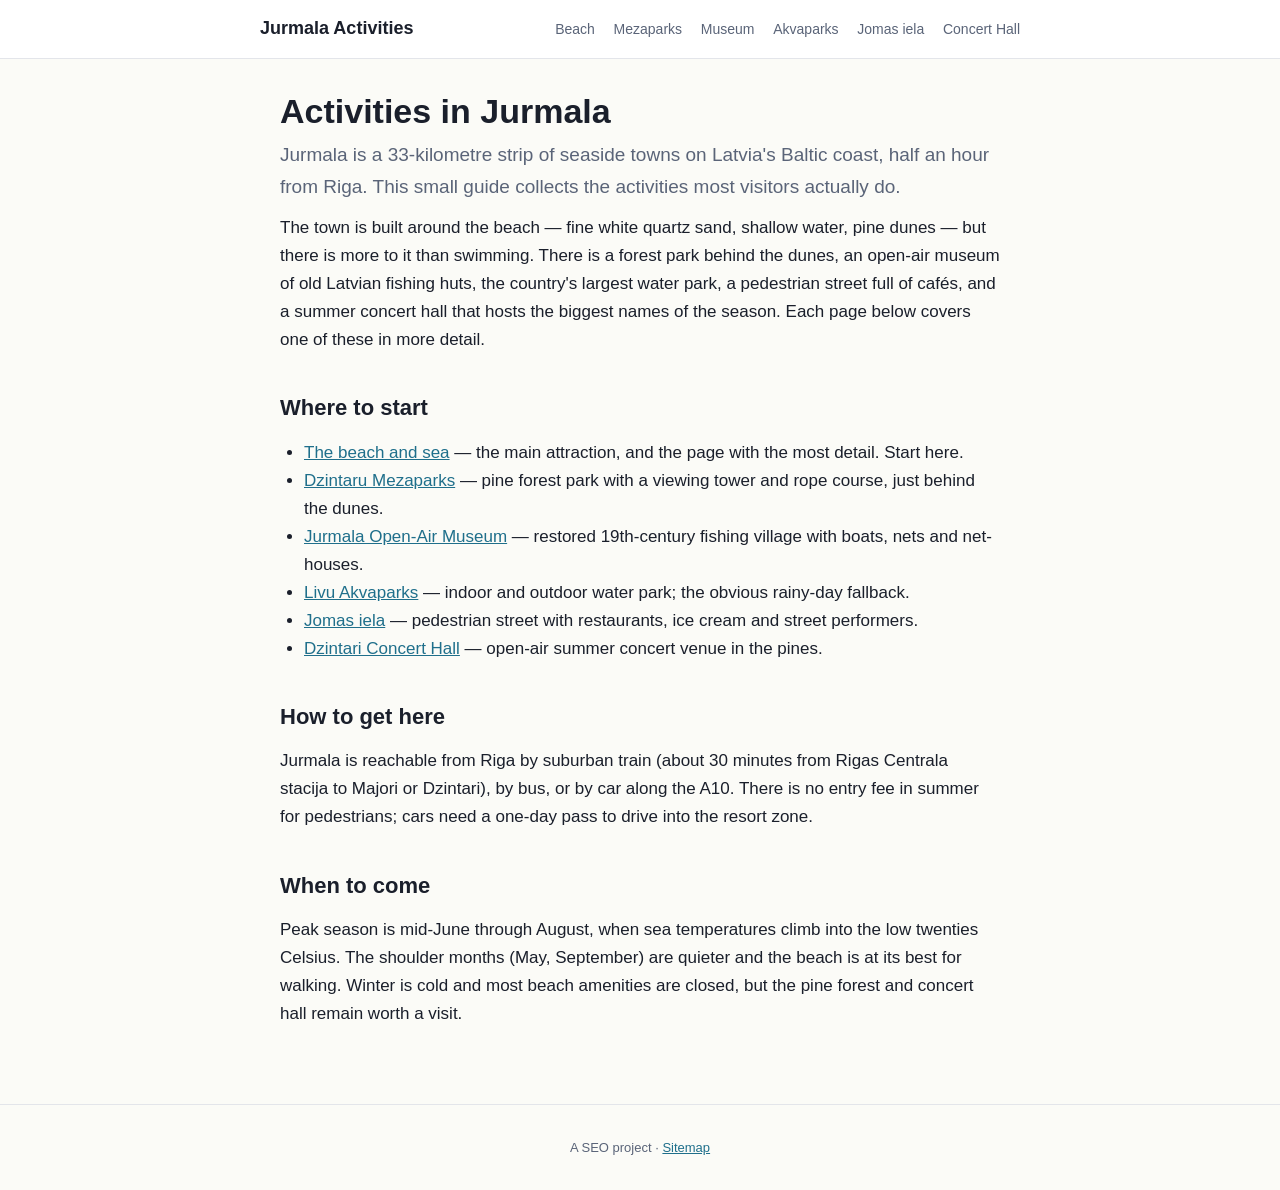
<file: index.html>
<!DOCTYPE html>
<html lang="en">
<head>
<meta charset="utf-8">
<meta name="viewport" content="width=device-width, initial-scale=1">
<title>Activities in Jurmala — A Visitor's Guide to the Latvian Riviera</title>
<meta name="description" content="A short guide to activities in Jurmala, Latvia: the Baltic Sea beach, Dzintaru Mezaparks, the Open-Air Museum, Livu Akvaparks, Jomas iela and Dzintari Concert Hall.">
<link rel="canonical" href="https://emilslec.github.io/jurmala-activities/">
<meta property="og:title" content="Activities in Jurmala — A Visitor's Guide">
<meta property="og:description" content="What to do in Jurmala: beach, parks, museum, water park, concerts and the famous Jomas iela.">
<meta property="og:type" content="website">
<meta property="og:url" content="https://emilslec.github.io/jurmala-activities/">
<link rel="stylesheet" href="css/style.css">
</head>
<body>
<header class="site">
  <div class="inner">
    <a class="brand" href="index.html">Jurmala Activities</a>
    <nav>
      <a href="sea.html">Beach</a>
      <a href="dzintaru-mezaparks.html">Mezaparks</a>
      <a href="brivdabas-muzejs.html">Museum</a>
      <a href="livu-akvaparks.html">Akvaparks</a>
      <a href="jomas-iela.html">Jomas iela</a>
      <a href="dzintaru-koncertzale.html">Concert Hall</a>
    </nav>
  </div>
</header>

<main>
  <h1>Activities in Jurmala</h1>
  <p class="lead">Jurmala is a 33-kilometre strip of seaside towns on Latvia's Baltic coast, half an hour from Riga. This small guide collects the activities most visitors actually do.</p>

  <p>The town is built around the beach — fine white quartz sand, shallow water, pine dunes — but there is more to it than swimming. There is a forest park behind the dunes, an open-air museum of old Latvian fishing huts, the country's largest water park, a pedestrian street full of cafés, and a summer concert hall that hosts the biggest names of the season. Each page below covers one of these in more detail.</p>

  <h2>Where to start</h2>
  <ul>
    <li><a href="sea.html">The beach and sea</a> — the main attraction, and the page with the most detail. Start here.</li>
    <li><a href="dzintaru-mezaparks.html">Dzintaru Mezaparks</a> — pine forest park with a viewing tower and rope course, just behind the dunes.</li>
    <li><a href="brivdabas-muzejs.html">Jurmala Open-Air Museum</a> — restored 19th-century fishing village with boats, nets and net-houses.</li>
    <li><a href="livu-akvaparks.html">Livu Akvaparks</a> — indoor and outdoor water park; the obvious rainy-day fallback.</li>
    <li><a href="jomas-iela.html">Jomas iela</a> — pedestrian street with restaurants, ice cream and street performers.</li>
    <li><a href="dzintaru-koncertzale.html">Dzintari Concert Hall</a> — open-air summer concert venue in the pines.</li>
  </ul>

  <h2>How to get here</h2>
  <p>Jurmala is reachable from Riga by suburban train (about 30 minutes from Rigas Centrala stacija to Majori or Dzintari), by bus, or by car along the A10. There is no entry fee in summer for pedestrians; cars need a one-day pass to drive into the resort zone.</p>

  <h2>When to come</h2>
  <p>Peak season is mid-June through August, when sea temperatures climb into the low twenties Celsius. The shoulder months (May, September) are quieter and the beach is at its best for walking. Winter is cold and most beach amenities are closed, but the pine forest and concert hall remain worth a visit.</p>
</main>

<footer class="site">
  <p>A SEO project · <a href="sitemap.xml">Sitemap</a></p>
</footer>
</body>
</html>
</file>
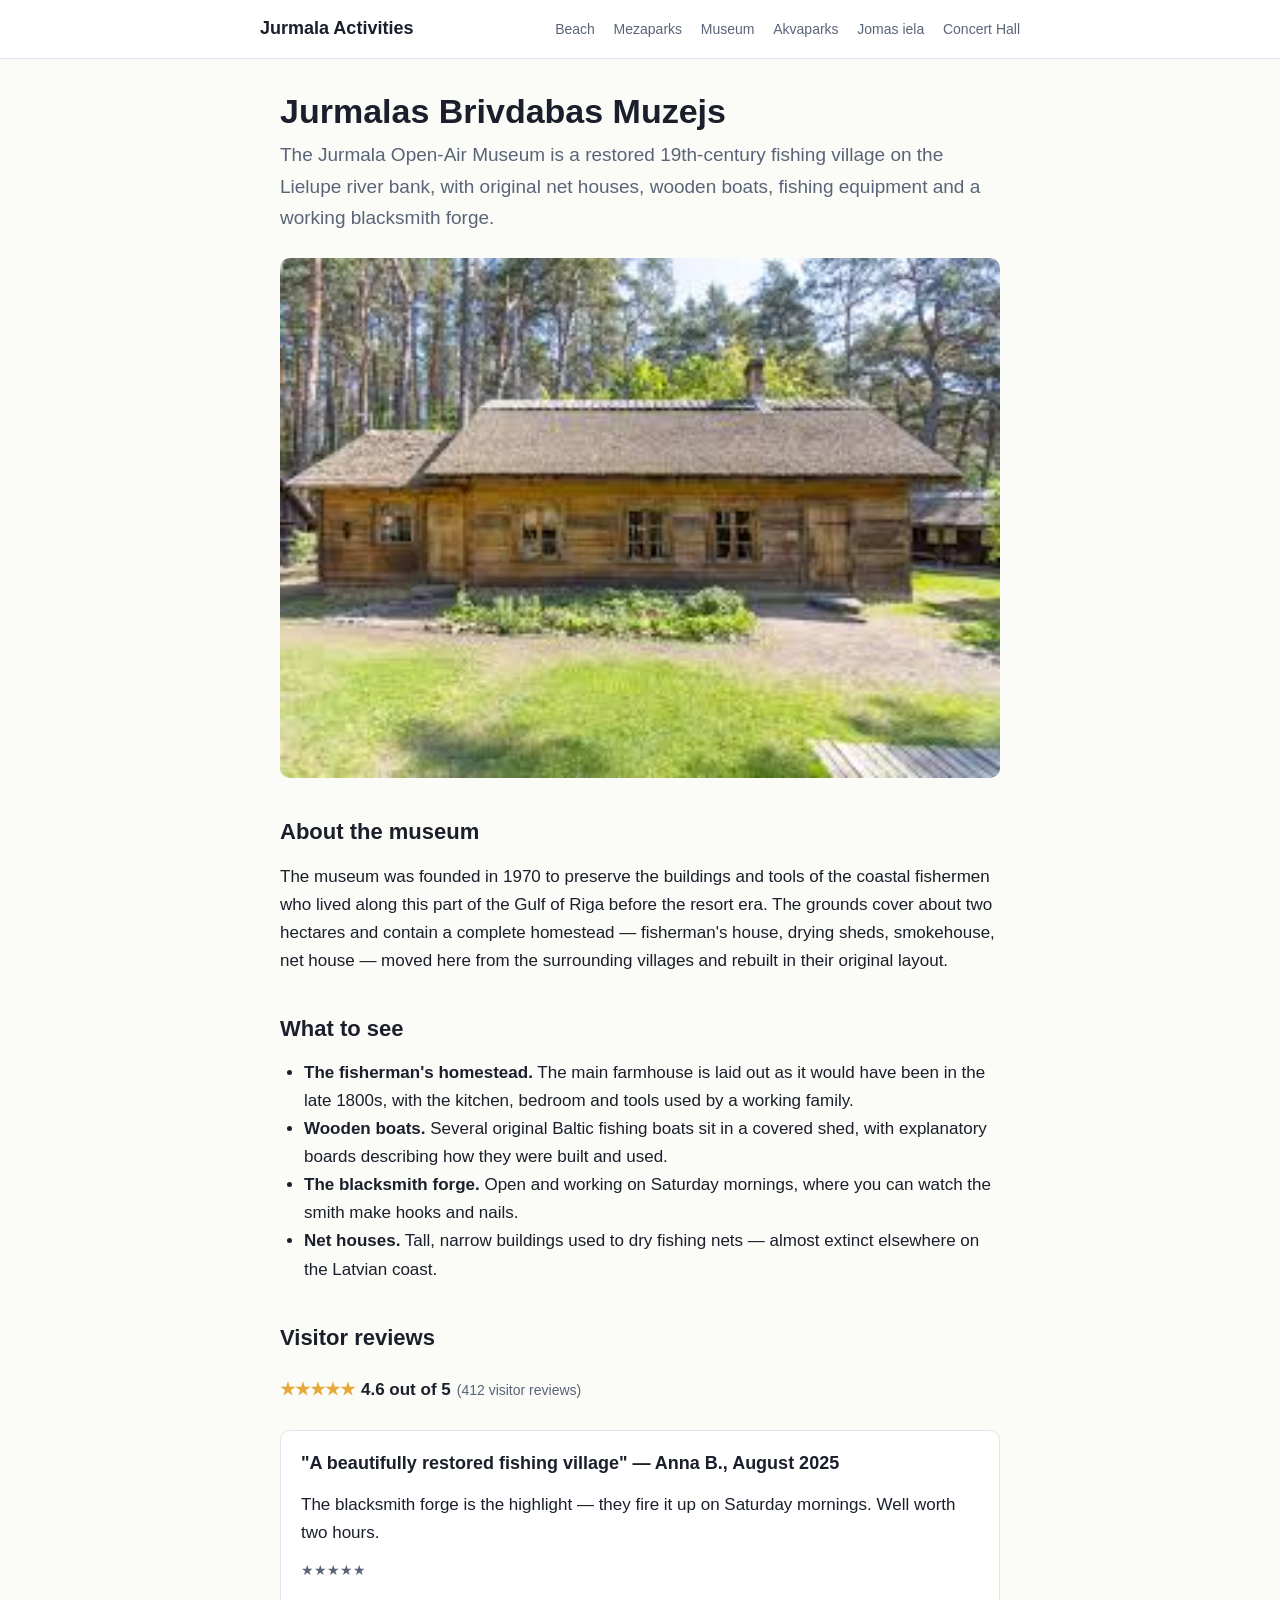
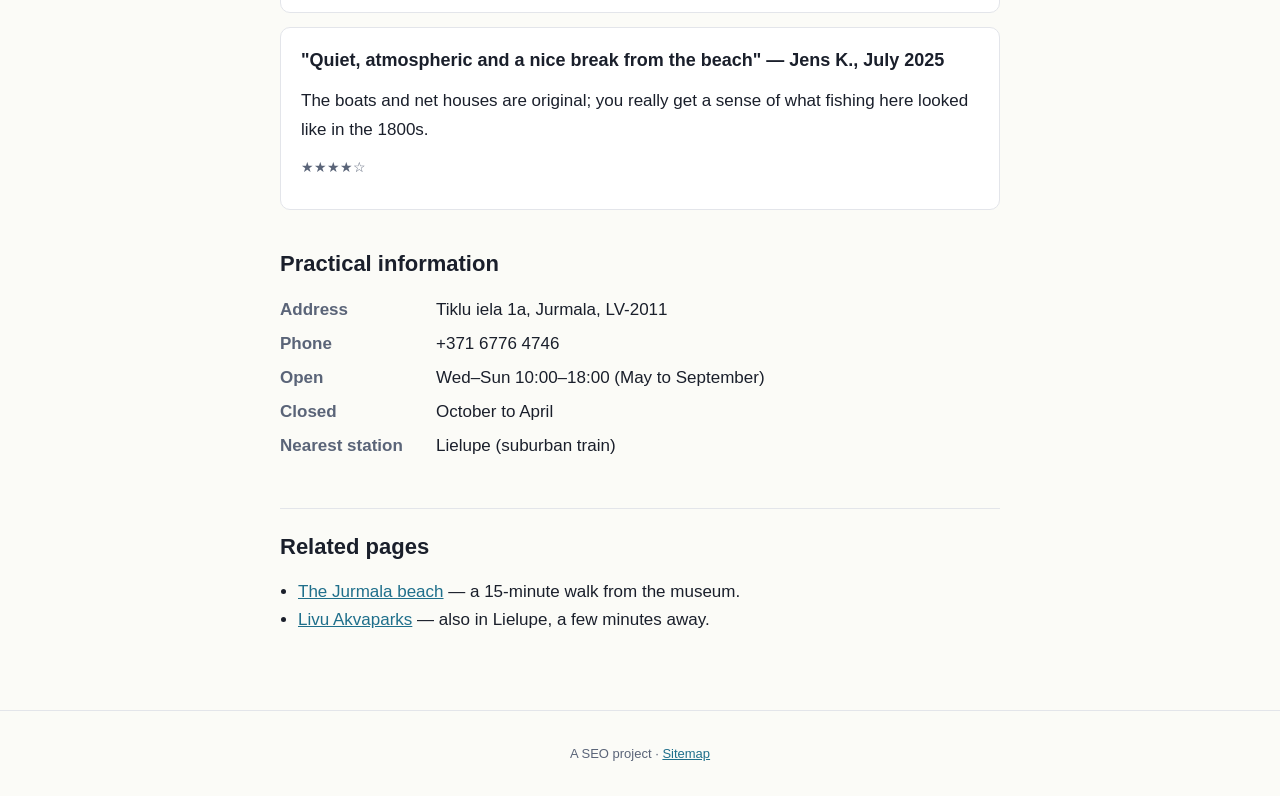
<file: brivdabas-muzejs.html>
<!DOCTYPE html>
<html lang="en">
<head>
<meta charset="utf-8">
<meta name="viewport" content="width=device-width, initial-scale=1">
<title>Jurmala Open-Air Museum — Brivdabas Muzejs</title>
<meta name="description" content="Jurmalas Brivdabas Muzejs is an open-air fishing-village museum in Lielupe, Jurmala, with restored 19th-century net houses, boats and a working blacksmith.">
<link rel="canonical" href="https://emilslec.github.io/jurmala-activities/brivdabas-muzejs.html">
<meta property="og:title" content="Jurmala Open-Air Museum (Brivdabas Muzejs)">
<meta property="og:description" content="Restored 19th-century fishing village in Lielupe, Jurmala — boats, net houses and a blacksmith forge.">
<meta property="og:type" content="article">
<meta property="og:url" content="https://emilslec.github.io/jurmala-activities/brivdabas-muzejs.html">
<link rel="stylesheet" href="css/style.css">

<script type="application/ld+json">
{
  "@context": "https://schema.org",
  "@type": ["Museum", "LocalBusiness"],
  "name": "Jurmalas Brivdabas Muzejs",
  "priceRange": "€",
  "alternateName": "Jurmala Open-Air Museum",
  "description": "An open-air ethnographic museum in Lielupe, Jurmala, presenting a restored 19th-century Latvian fishing village with original net houses, boats, fishing equipment and a working blacksmith forge.",
  "image": [
    "https://emilslec.github.io/jurmala-activities/images/brivdabas-muzejs.jpg"
  ],
  "url": "https://emilslec.github.io/jurmala-activities/brivdabas-muzejs.html",
  "telephone": "+371-6776-4746",
  "address": {
    "@type": "PostalAddress",
    "streetAddress": "Tiklu iela 1a",
    "addressLocality": "Jurmala",
    "postalCode": "LV-2011",
    "addressCountry": "LV"
  },
  "geo": {
    "@type": "GeoCoordinates",
    "latitude": 56.9694,
    "longitude": 23.8011
  },
  "openingHoursSpecification": [
    {
      "@type": "OpeningHoursSpecification",
      "dayOfWeek": [
        "Wednesday", "Thursday", "Friday", "Saturday", "Sunday"
      ],
      "opens": "10:00",
      "closes": "18:00",
      "validFrom": "2026-05-01",
      "validThrough": "2026-09-30"
    }
  ],
  "isAccessibleForFree": false,
  "publicAccess": true,
  "hasMap": "https://www.google.com/maps?q=56.9694,23.8011",
  "currenciesAccepted": "EUR",
  "paymentAccepted": "Cash, Credit Card",
  "aggregateRating": {
    "@type": "AggregateRating",
    "ratingValue": "4.6",
    "reviewCount": "412",
    "bestRating": "5",
    "worstRating": "1"
  },
  "review": [
    {
      "@type": "Review",
      "author": { "@type": "Person", "name": "Anna B." },
      "datePublished": "2025-08-12",
      "reviewBody": "A beautifully restored fishing village. The blacksmith forge is the highlight — they fire it up on Saturday mornings. Well worth two hours.",
      "reviewRating": {
        "@type": "Rating",
        "ratingValue": "5",
        "bestRating": "5",
        "worstRating": "1"
      }
    },
    {
      "@type": "Review",
      "author": { "@type": "Person", "name": "Jens K." },
      "datePublished": "2025-07-04",
      "reviewBody": "Quiet, atmospheric, and a nice break from the busy beach. The boats and net houses are original; you really get a sense of what fishing here looked like in the 1800s.",
      "reviewRating": {
        "@type": "Rating",
        "ratingValue": "4",
        "bestRating": "5",
        "worstRating": "1"
      }
    }
  ]
}
</script>
</head>
<body>
<header class="site">
  <div class="inner">
    <a class="brand" href="index.html">Jurmala Activities</a>
    <nav>
      <a href="sea.html">Beach</a>
      <a href="dzintaru-mezaparks.html">Mezaparks</a>
      <a href="brivdabas-muzejs.html">Museum</a>
      <a href="livu-akvaparks.html">Akvaparks</a>
      <a href="jomas-iela.html">Jomas iela</a>
      <a href="dzintaru-koncertzale.html">Concert Hall</a>
    </nav>
  </div>
</header>

<main>
  <article>
    <h1>Jurmalas Brivdabas Muzejs</h1>
    <p class="lead">The Jurmala Open-Air Museum is a restored 19th-century fishing village on the Lielupe river bank, with original net houses, wooden boats, fishing equipment and a working blacksmith forge.</p>

    <figure>
      <img src="images/brivdabas-muzejs.jpg" width="264" height="191">
    </figure>

    <h2>About the museum</h2>
    <p>The museum was founded in 1970 to preserve the buildings and tools of the coastal fishermen who lived along this part of the Gulf of Riga before the resort era. The grounds cover about two hectares and contain a complete homestead — fisherman's house, drying sheds, smokehouse, net house — moved here from the surrounding villages and rebuilt in their original layout.</p>

    <h2>What to see</h2>
    <ul>
      <li><strong>The fisherman's homestead.</strong> The main farmhouse is laid out as it would have been in the late 1800s, with the kitchen, bedroom and tools used by a working family.</li>
      <li><strong>Wooden boats.</strong> Several original Baltic fishing boats sit in a covered shed, with explanatory boards describing how they were built and used.</li>
      <li><strong>The blacksmith forge.</strong> Open and working on Saturday mornings, where you can watch the smith make hooks and nails.</li>
      <li><strong>Net houses.</strong> Tall, narrow buildings used to dry fishing nets — almost extinct elsewhere on the Latvian coast.</li>
    </ul>

    <h2>Visitor reviews</h2>
    <p class="rating"><span class="stars">★★★★★</span> <span>4.6 out of 5</span> <span class="count">(412 visitor reviews)</span></p>
    <div class="card">
      <h3>"A beautifully restored fishing village" — Anna B., August 2025</h3>
      <p>The blacksmith forge is the highlight — they fire it up on Saturday mornings. Well worth two hours.</p>
      <p class="meta">★★★★★</p>
    </div>
    <div class="card">
      <h3>"Quiet, atmospheric and a nice break from the beach" — Jens K., July 2025</h3>
      <p>The boats and net houses are original; you really get a sense of what fishing here looked like in the 1800s.</p>
      <p class="meta">★★★★☆</p>
    </div>

    <h2>Practical information</h2>
    <dl class="facts">
      <dt>Address</dt><dd>Tiklu iela 1a, Jurmala, LV-2011</dd>
      <dt>Phone</dt><dd>+371 6776 4746</dd>
      <dt>Open</dt><dd>Wed–Sun 10:00–18:00 (May to September)</dd>
      <dt>Closed</dt><dd>October to April</dd>
      <dt>Nearest station</dt><dd>Lielupe (suburban train)</dd>
    </dl>
  </article>

  <section class="related">
    <h2>Related pages</h2>
    <ul>
      <li><a href="sea.html">The Jurmala beach</a> — a 15-minute walk from the museum.</li>
      <li><a href="livu-akvaparks.html">Livu Akvaparks</a> — also in Lielupe, a few minutes away.</li>
    </ul>
  </section>
</main>

<footer class="site">
  <p>A SEO project · <a href="sitemap.xml">Sitemap</a></p>
</footer>
</body>
</html>
</file>
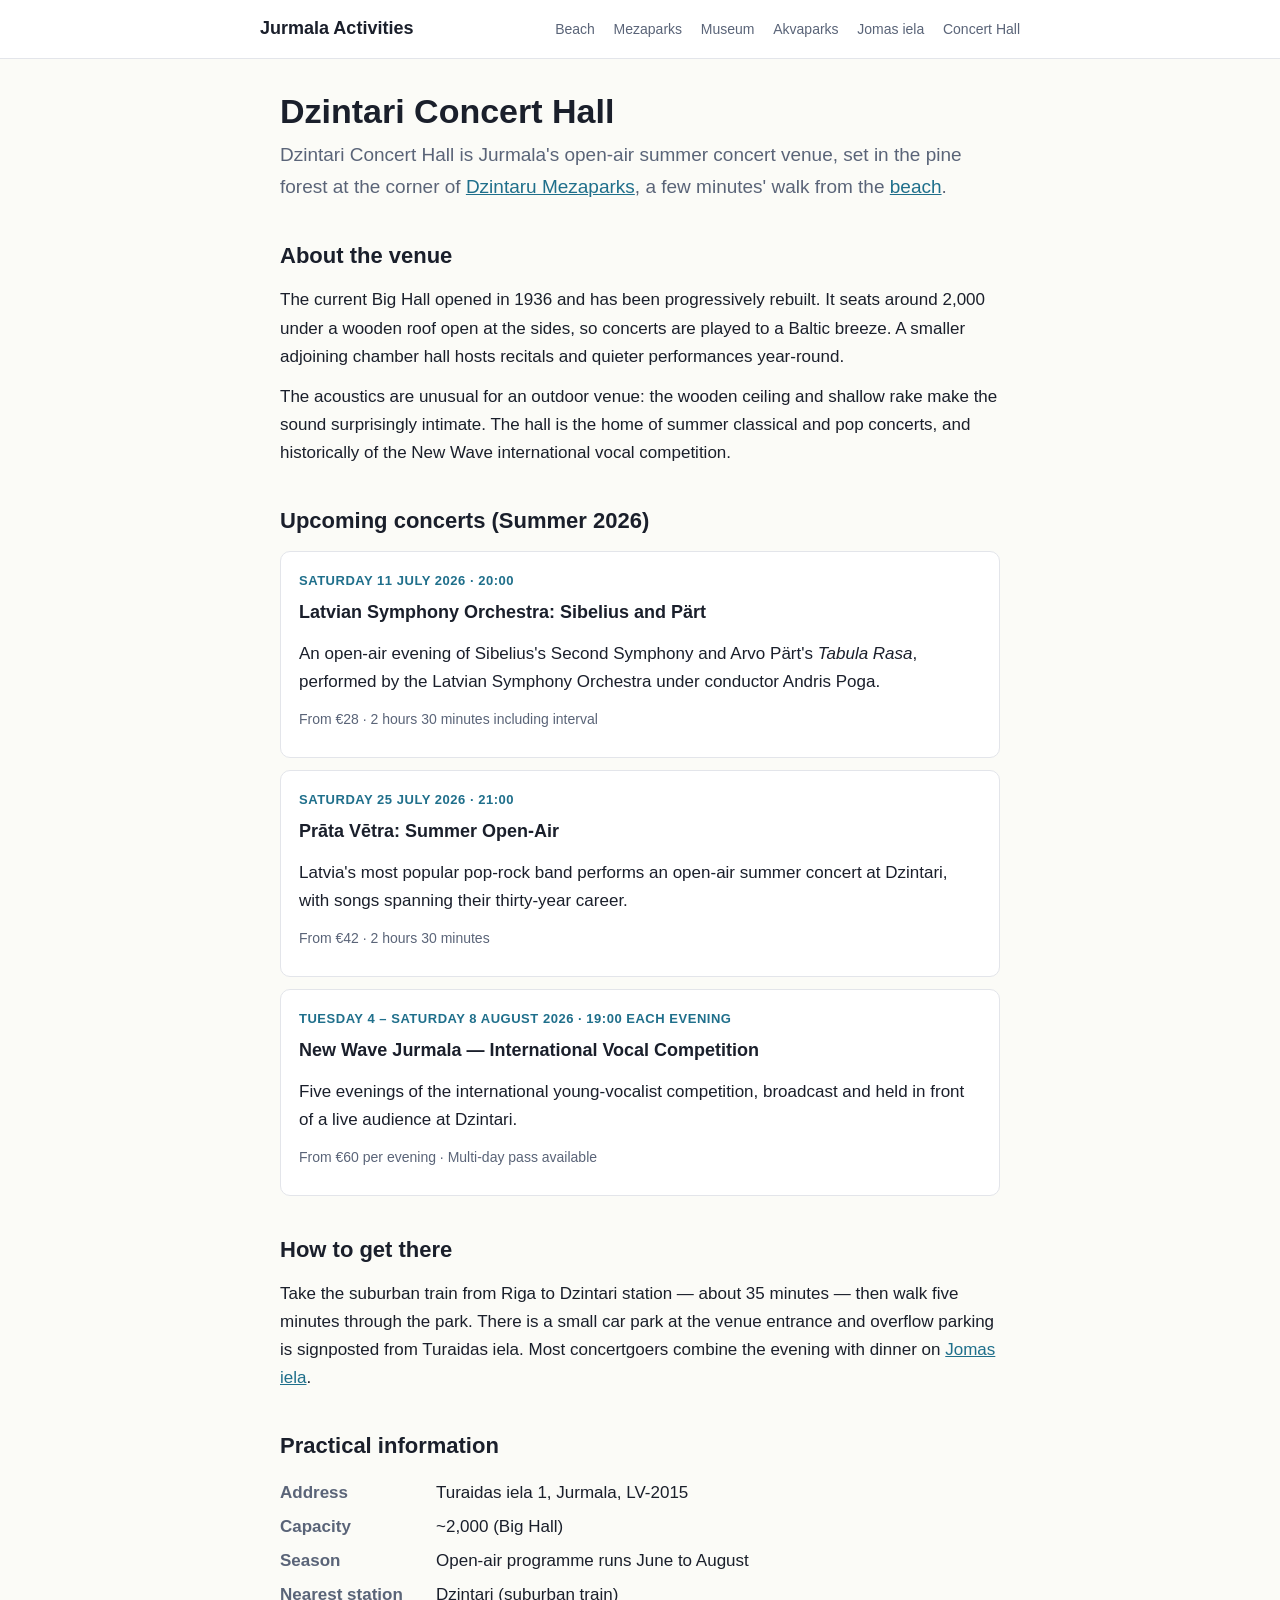
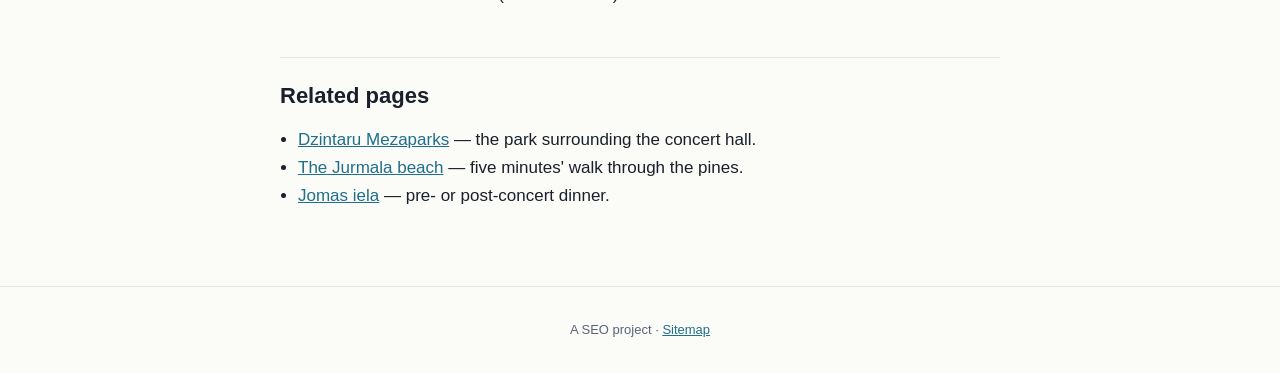
<file: dzintaru-koncertzale.html>
<!DOCTYPE html>
<html lang="en">
<head>
<meta charset="utf-8">
<meta name="viewport" content="width=device-width, initial-scale=1">
<title>Dzintari Concert Hall — Open-Air Summer Concerts in Jurmala</title>
<meta name="description" content="Dzintari Concert Hall is Jurmala's open-air summer concert venue, set among the pines a few minutes from the beach. See upcoming concerts, dates and tickets.">
<link rel="canonical" href="https://emilslec.github.io/jurmala-activities/dzintaru-koncertzale.html">
<meta property="og:title" content="Dzintari Concert Hall — Summer Concerts in Jurmala">
<meta property="og:description" content="Upcoming open-air concerts at Dzintari Concert Hall in Jurmala, Latvia.">
<meta property="og:type" content="article">
<meta property="og:url" content="https://emilslec.github.io/jurmala-activities/dzintaru-koncertzale.html">
<link rel="stylesheet" href="css/style.css">

<script type="application/ld+json">
[
  {
    "@context": "https://schema.org",
    "@type": "MusicEvent",
    "name": "Latvian Symphony Orchestra: Sibelius and Pärt",
    "startDate": "2026-07-11T20:00:00+03:00",
    "endDate": "2026-07-11T22:30:00+03:00",
    "eventAttendanceMode": "https://schema.org/OfflineEventAttendanceMode",
    "eventStatus": "https://schema.org/EventScheduled",
    "description": "An open-air evening of Sibelius's Second Symphony and Arvo Pärt's Tabula Rasa, performed by the Latvian Symphony Orchestra under conductor Andris Poga.",
    "location": {
      "@type": "Place",
      "name": "Dzintari Concert Hall",
      "address": {
        "@type": "PostalAddress",
        "streetAddress": "Turaidas iela 1",
        "addressLocality": "Jurmala",
        "postalCode": "LV-2015",
        "addressCountry": "LV"
      },
      "geo": {
        "@type": "GeoCoordinates",
        "latitude": 56.9744,
        "longitude": 23.8257
      }
    },
    "performer": {
      "@type": "MusicGroup",
      "name": "Latvian Symphony Orchestra"
    },
    "organizer": {
      "@type": "Organization",
      "name": "Dzintari Concert Hall",
      "url": "https://emilslec.github.io/jurmala-activities/dzintaru-koncertzale.html"
    },
    "offers": {
      "@type": "Offer",
      "url": "https://emilslec.github.io/jurmala-activities/dzintaru-koncertzale.html#tickets",
      "price": "28.00",
      "priceCurrency": "EUR",
      "availability": "https://schema.org/InStock",
      "validFrom": "2026-04-15T09:00:00+03:00"
    }
  },
  {
    "@context": "https://schema.org",
    "@type": "MusicEvent",
    "name": "Prāta Vētra: Summer Open-Air",
    "startDate": "2026-07-25T21:00:00+03:00",
    "endDate": "2026-07-25T23:30:00+03:00",
    "eventAttendanceMode": "https://schema.org/OfflineEventAttendanceMode",
    "eventStatus": "https://schema.org/EventScheduled",
    "description": "Latvia's most popular pop-rock band performs an open-air summer concert at Dzintari, with songs spanning their thirty-year career.",
    "location": {
      "@type": "Place",
      "name": "Dzintari Concert Hall",
      "address": {
        "@type": "PostalAddress",
        "streetAddress": "Turaidas iela 1",
        "addressLocality": "Jurmala",
        "postalCode": "LV-2015",
        "addressCountry": "LV"
      },
      "geo": {
        "@type": "GeoCoordinates",
        "latitude": 56.9744,
        "longitude": 23.8257
      }
    },
    "performer": {
      "@type": "MusicGroup",
      "name": "Prāta Vētra"
    },
    "organizer": {
      "@type": "Organization",
      "name": "Dzintari Concert Hall",
      "url": "https://emilslec.github.io/jurmala-activities/dzintaru-koncertzale.html"
    },
    "offers": {
      "@type": "Offer",
      "url": "https://emilslec.github.io/jurmala-activities/dzintaru-koncertzale.html#tickets",
      "price": "42.00",
      "priceCurrency": "EUR",
      "availability": "https://schema.org/InStock",
      "validFrom": "2026-04-15T09:00:00+03:00"
    }
  },
  {
    "@context": "https://schema.org",
    "@type": "MusicEvent",
    "name": "New Wave Jurmala — International Vocal Competition",
    "startDate": "2026-08-04T19:00:00+03:00",
    "endDate": "2026-08-08T23:00:00+03:00",
    "eventAttendanceMode": "https://schema.org/MixedEventAttendanceMode",
    "eventStatus": "https://schema.org/EventScheduled",
    "description": "Five evenings of the international young-vocalist competition, broadcast and held in front of a live audience at Dzintari.",
    "location": {
      "@type": "Place",
      "name": "Dzintari Concert Hall",
      "address": {
        "@type": "PostalAddress",
        "streetAddress": "Turaidas iela 1",
        "addressLocality": "Jurmala",
        "postalCode": "LV-2015",
        "addressCountry": "LV"
      },
      "geo": {
        "@type": "GeoCoordinates",
        "latitude": 56.9744,
        "longitude": 23.8257
      }
    },
    "performer": [
      { "@type": "PerformingGroup", "name": "International finalists (announced June)" }
    ],
    "organizer": {
      "@type": "Organization",
      "name": "Dzintari Concert Hall",
      "url": "https://emilslec.github.io/jurmala-activities/dzintaru-koncertzale.html"
    },
    "offers": {
      "@type": "Offer",
      "url": "https://emilslec.github.io/jurmala-activities/dzintaru-koncertzale.html#tickets",
      "price": "60.00",
      "priceCurrency": "EUR",
      "availability": "https://schema.org/InStock",
      "validFrom": "2026-05-01T09:00:00+03:00"
    }
  }
]
</script>
</head>
<body>
<header class="site">
  <div class="inner">
    <a class="brand" href="index.html">Jurmala Activities</a>
    <nav>
      <a href="sea.html">Beach</a>
      <a href="dzintaru-mezaparks.html">Mezaparks</a>
      <a href="brivdabas-muzejs.html">Museum</a>
      <a href="livu-akvaparks.html">Akvaparks</a>
      <a href="jomas-iela.html">Jomas iela</a>
      <a href="dzintaru-koncertzale.html">Concert Hall</a>
    </nav>
  </div>
</header>

<main>
  <article>
    <h1>Dzintari Concert Hall</h1>
    <p class="lead">Dzintari Concert Hall is Jurmala's open-air summer concert venue, set in the pine forest at the corner of <a href="dzintaru-mezaparks.html">Dzintaru Mezaparks</a>, a few minutes' walk from the <a href="sea.html">beach</a>.</p>

    <h2>About the venue</h2>
    <p>The current Big Hall opened in 1936 and has been progressively rebuilt. It seats around 2,000 under a wooden roof open at the sides, so concerts are played to a Baltic breeze. A smaller adjoining chamber hall hosts recitals and quieter performances year-round.</p>
    <p>The acoustics are unusual for an outdoor venue: the wooden ceiling and shallow rake make the sound surprisingly intimate. The hall is the home of summer classical and pop concerts, and historically of the New Wave international vocal competition.</p>

    <h2 id="tickets">Upcoming concerts (Summer 2026)</h2>
    <ul class="events">
      <li>
        <span class="when">Saturday 11 July 2026 · 20:00</span>
        <h3>Latvian Symphony Orchestra: Sibelius and Pärt</h3>
        <p>An open-air evening of Sibelius's Second Symphony and Arvo Pärt's <em>Tabula Rasa</em>, performed by the Latvian Symphony Orchestra under conductor Andris Poga.</p>
        <p class="meta">From €28 · 2 hours 30 minutes including interval</p>
      </li>
      <li>
        <span class="when">Saturday 25 July 2026 · 21:00</span>
        <h3>Prāta Vētra: Summer Open-Air</h3>
        <p>Latvia's most popular pop-rock band performs an open-air summer concert at Dzintari, with songs spanning their thirty-year career.</p>
        <p class="meta">From €42 · 2 hours 30 minutes</p>
      </li>
      <li>
        <span class="when">Tuesday 4 – Saturday 8 August 2026 · 19:00 each evening</span>
        <h3>New Wave Jurmala — International Vocal Competition</h3>
        <p>Five evenings of the international young-vocalist competition, broadcast and held in front of a live audience at Dzintari.</p>
        <p class="meta">From €60 per evening · Multi-day pass available</p>
      </li>
    </ul>

    <h2>How to get there</h2>
    <p>Take the suburban train from Riga to Dzintari station — about 35 minutes — then walk five minutes through the park. There is a small car park at the venue entrance and overflow parking is signposted from Turaidas iela. Most concertgoers combine the evening with dinner on <a href="jomas-iela.html">Jomas iela</a>.</p>

    <h2>Practical information</h2>
    <dl class="facts">
      <dt>Address</dt><dd>Turaidas iela 1, Jurmala, LV-2015</dd>
      <dt>Capacity</dt><dd>~2,000 (Big Hall)</dd>
      <dt>Season</dt><dd>Open-air programme runs June to August</dd>
      <dt>Nearest station</dt><dd>Dzintari (suburban train)</dd>
    </dl>
  </article>

  <section class="related">
    <h2>Related pages</h2>
    <ul>
      <li><a href="dzintaru-mezaparks.html">Dzintaru Mezaparks</a> — the park surrounding the concert hall.</li>
      <li><a href="sea.html">The Jurmala beach</a> — five minutes' walk through the pines.</li>
      <li><a href="jomas-iela.html">Jomas iela</a> — pre- or post-concert dinner.</li>
    </ul>
  </section>
</main>

<footer class="site">
  <p>A SEO project · <a href="sitemap.xml">Sitemap</a></p>
</footer>
</body>
</html>
</file>
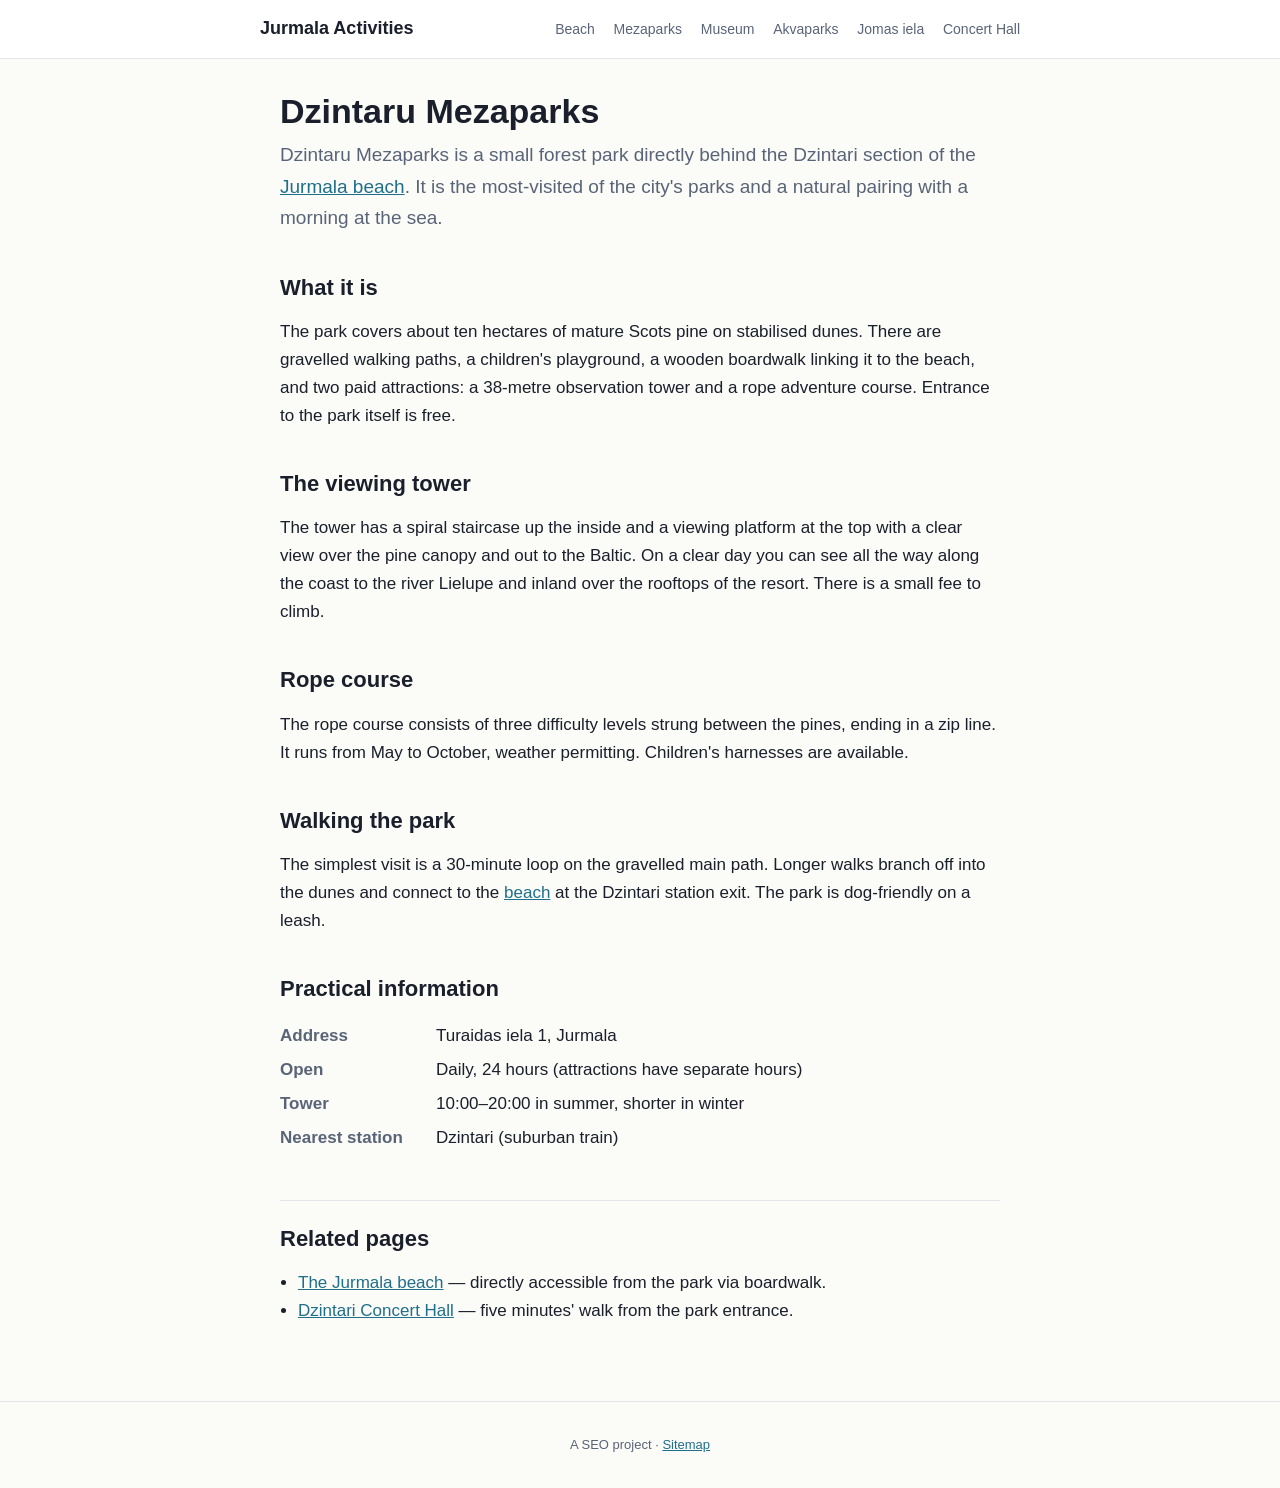
<file: dzintaru-mezaparks.html>
<!DOCTYPE html>
<html lang="en">
<head>
<meta charset="utf-8">
<meta name="viewport" content="width=device-width, initial-scale=1">
<title>Dzintaru Mezaparks — Pine Forest Park in Jurmala</title>
<meta name="description" content="Dzintaru Mezaparks is a pine forest park in Jurmala with a 38-metre viewing tower, a rope course and walking trails through the dunes.">
<link rel="canonical" href="https://emilslec.github.io/jurmala-activities/dzintaru-mezaparks.html">
<meta property="og:title" content="Dzintaru Mezaparks — Pine Forest Park in Jurmala">
<meta property="og:description" content="Viewing tower, rope course and walking trails in Jurmala's coastal pine forest.">
<meta property="og:type" content="article">
<meta property="og:url" content="https://emilslec.github.io/jurmala-activities/dzintaru-mezaparks.html">
<link rel="stylesheet" href="css/style.css">
</head>
<body>
<header class="site">
  <div class="inner">
    <a class="brand" href="index.html">Jurmala Activities</a>
    <nav>
      <a href="sea.html">Beach</a>
      <a href="dzintaru-mezaparks.html">Mezaparks</a>
      <a href="brivdabas-muzejs.html">Museum</a>
      <a href="livu-akvaparks.html">Akvaparks</a>
      <a href="jomas-iela.html">Jomas iela</a>
      <a href="dzintaru-koncertzale.html">Concert Hall</a>
    </nav>
  </div>
</header>

<main>
  <article>
    <h1>Dzintaru Mezaparks</h1>
    <p class="lead">Dzintaru Mezaparks is a small forest park directly behind the Dzintari section of the <a href="sea.html">Jurmala beach</a>. It is the most-visited of the city's parks and a natural pairing with a morning at the sea.</p>

    <h2>What it is</h2>
    <p>The park covers about ten hectares of mature Scots pine on stabilised dunes. There are gravelled walking paths, a children's playground, a wooden boardwalk linking it to the beach, and two paid attractions: a 38-metre observation tower and a rope adventure course. Entrance to the park itself is free.</p>

    <h2>The viewing tower</h2>
    <p>The tower has a spiral staircase up the inside and a viewing platform at the top with a clear view over the pine canopy and out to the Baltic. On a clear day you can see all the way along the coast to the river Lielupe and inland over the rooftops of the resort. There is a small fee to climb.</p>

    <h2>Rope course</h2>
    <p>The rope course consists of three difficulty levels strung between the pines, ending in a zip line. It runs from May to October, weather permitting. Children's harnesses are available.</p>

    <h2>Walking the park</h2>
    <p>The simplest visit is a 30-minute loop on the gravelled main path. Longer walks branch off into the dunes and connect to the <a href="sea.html">beach</a> at the Dzintari station exit. The park is dog-friendly on a leash.</p>

    <h2>Practical information</h2>
    <dl class="facts">
      <dt>Address</dt><dd>Turaidas iela 1, Jurmala</dd>
      <dt>Open</dt><dd>Daily, 24 hours (attractions have separate hours)</dd>
      <dt>Tower</dt><dd>10:00–20:00 in summer, shorter in winter</dd>
      <dt>Nearest station</dt><dd>Dzintari (suburban train)</dd>
    </dl>
  </article>

  <section class="related">
    <h2>Related pages</h2>
    <ul>
      <li><a href="sea.html">The Jurmala beach</a> — directly accessible from the park via boardwalk.</li>
      <li><a href="dzintaru-koncertzale.html">Dzintari Concert Hall</a> — five minutes' walk from the park entrance.</li>
    </ul>
  </section>
</main>

<footer class="site">
  <p>A SEO project · <a href="sitemap.xml">Sitemap</a></p>
</footer>
</body>
</html>
</file>
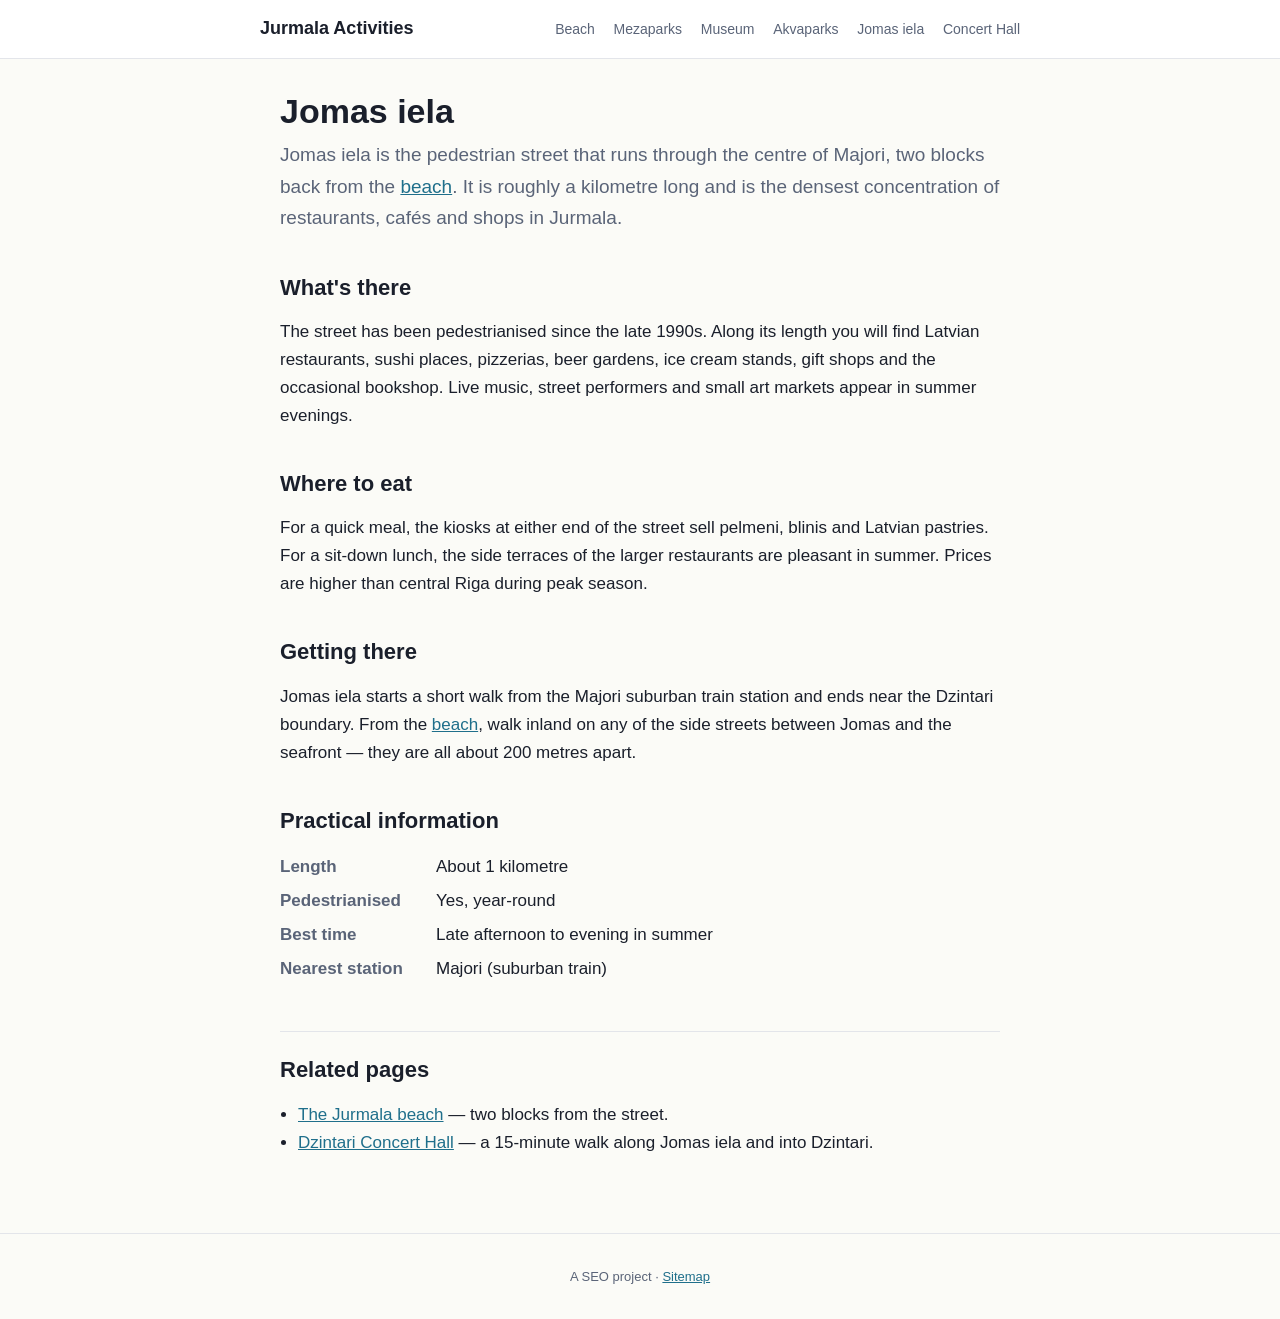
<file: jomas-iela.html>
<!DOCTYPE html>
<html lang="en">
<head>
<meta charset="utf-8">
<meta name="viewport" content="width=device-width, initial-scale=1">
<title>Jomas iela — Jurmala's Pedestrian Street</title>
<meta name="description" content="Jomas iela is the main pedestrian street in Jurmala, a kilometre of restaurants, cafés, ice cream stands and souvenir shops two blocks back from the beach.">
<link rel="canonical" href="https://emilslec.github.io/jurmala-activities/jomas-iela.html">
<meta property="og:title" content="Jomas iela — Jurmala's Pedestrian Street">
<meta property="og:description" content="Restaurants, cafés and street performers along Jurmala's main pedestrian street.">
<meta property="og:type" content="article">
<meta property="og:url" content="https://emilslec.github.io/jurmala-activities/jomas-iela.html">
<link rel="stylesheet" href="css/style.css">
</head>
<body>
<header class="site">
  <div class="inner">
    <a class="brand" href="index.html">Jurmala Activities</a>
    <nav>
      <a href="sea.html">Beach</a>
      <a href="dzintaru-mezaparks.html">Mezaparks</a>
      <a href="brivdabas-muzejs.html">Museum</a>
      <a href="livu-akvaparks.html">Akvaparks</a>
      <a href="jomas-iela.html">Jomas iela</a>
      <a href="dzintaru-koncertzale.html">Concert Hall</a>
    </nav>
  </div>
</header>

<main>
  <article>
    <h1>Jomas iela</h1>
    <p class="lead">Jomas iela is the pedestrian street that runs through the centre of Majori, two blocks back from the <a href="sea.html">beach</a>. It is roughly a kilometre long and is the densest concentration of restaurants, cafés and shops in Jurmala.</p>

    <h2>What's there</h2>
    <p>The street has been pedestrianised since the late 1990s. Along its length you will find Latvian restaurants, sushi places, pizzerias, beer gardens, ice cream stands, gift shops and the occasional bookshop. Live music, street performers and small art markets appear in summer evenings.</p>

    <h2>Where to eat</h2>
    <p>For a quick meal, the kiosks at either end of the street sell pelmeni, blinis and Latvian pastries. For a sit-down lunch, the side terraces of the larger restaurants are pleasant in summer. Prices are higher than central Riga during peak season.</p>

    <h2>Getting there</h2>
    <p>Jomas iela starts a short walk from the Majori suburban train station and ends near the Dzintari boundary. From the <a href="sea.html">beach</a>, walk inland on any of the side streets between Jomas and the seafront — they are all about 200 metres apart.</p>

    <h2>Practical information</h2>
    <dl class="facts">
      <dt>Length</dt><dd>About 1 kilometre</dd>
      <dt>Pedestrianised</dt><dd>Yes, year-round</dd>
      <dt>Best time</dt><dd>Late afternoon to evening in summer</dd>
      <dt>Nearest station</dt><dd>Majori (suburban train)</dd>
    </dl>
  </article>

  <section class="related">
    <h2>Related pages</h2>
    <ul>
      <li><a href="sea.html">The Jurmala beach</a> — two blocks from the street.</li>
      <li><a href="dzintaru-koncertzale.html">Dzintari Concert Hall</a> — a 15-minute walk along Jomas iela and into Dzintari.</li>
    </ul>
  </section>
</main>

<footer class="site">
  <p>A SEO project · <a href="sitemap.xml">Sitemap</a></p>
</footer>
</body>
</html>
</file>
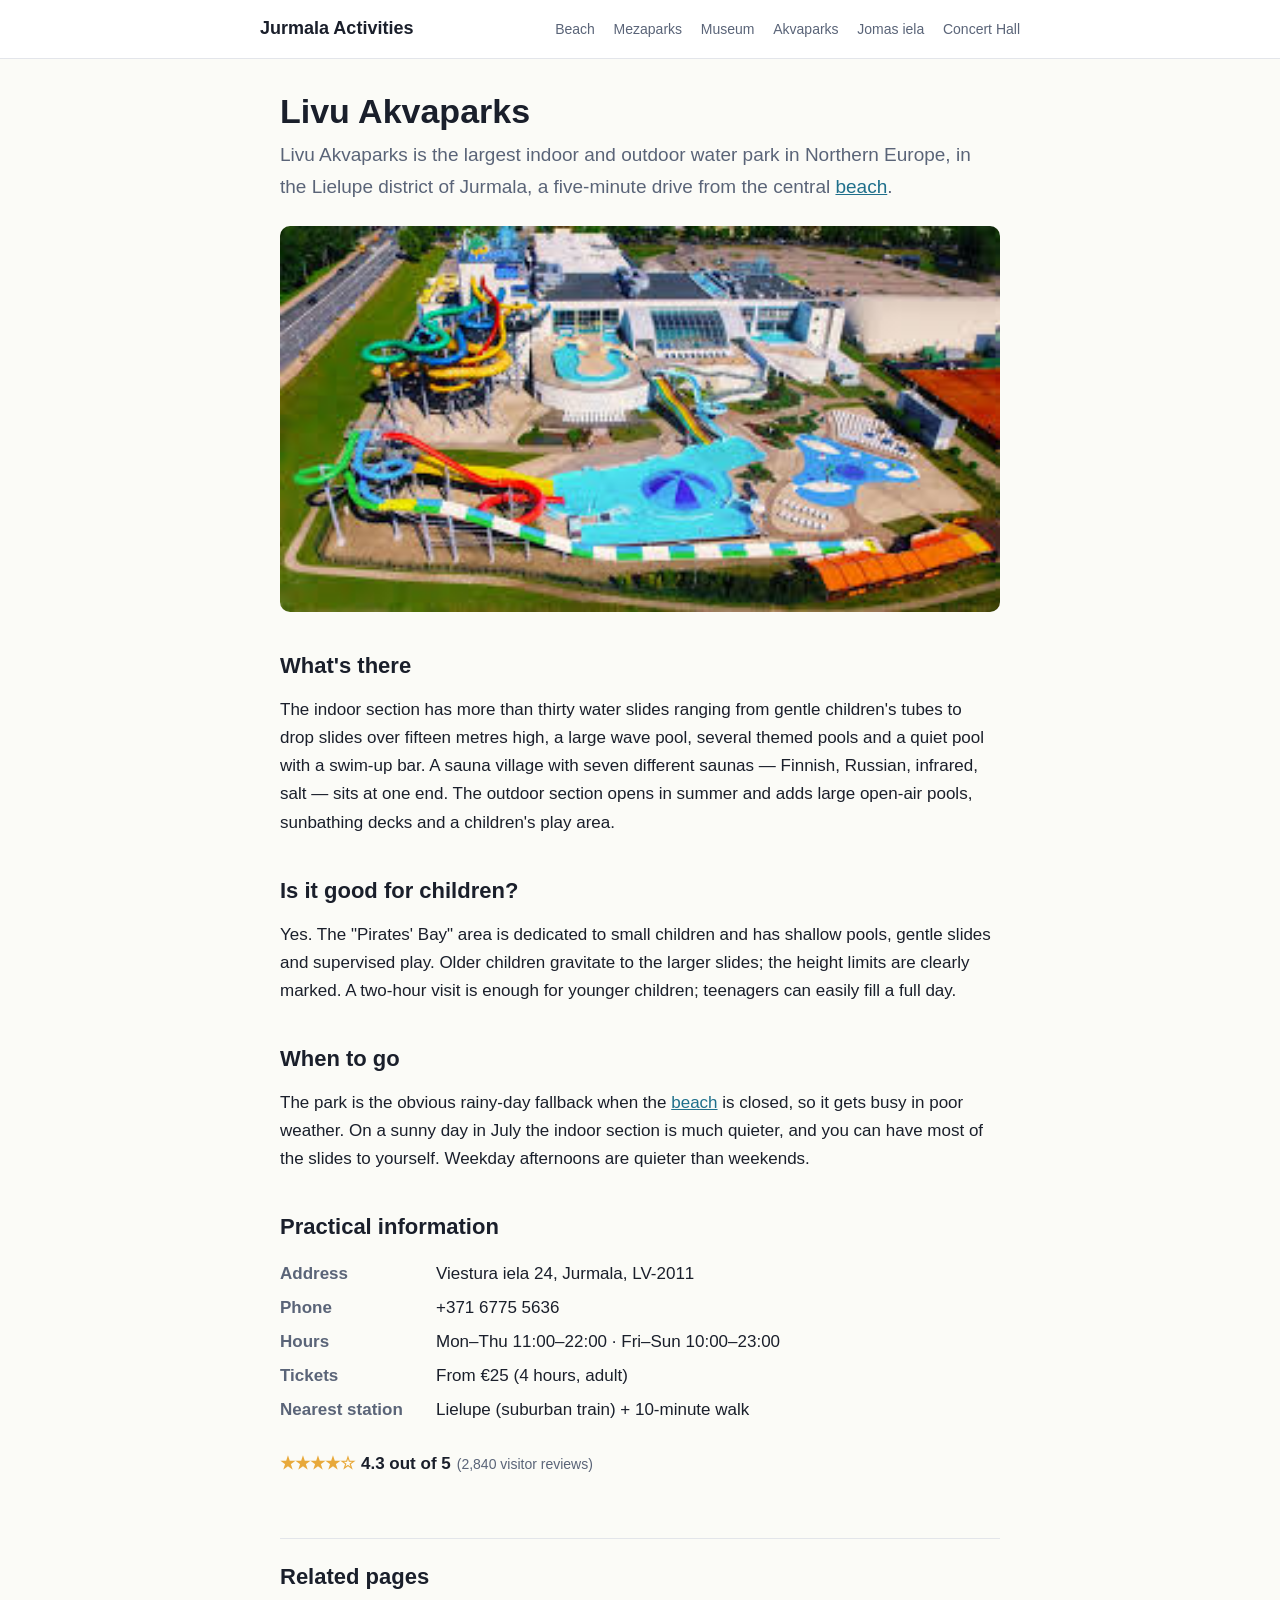
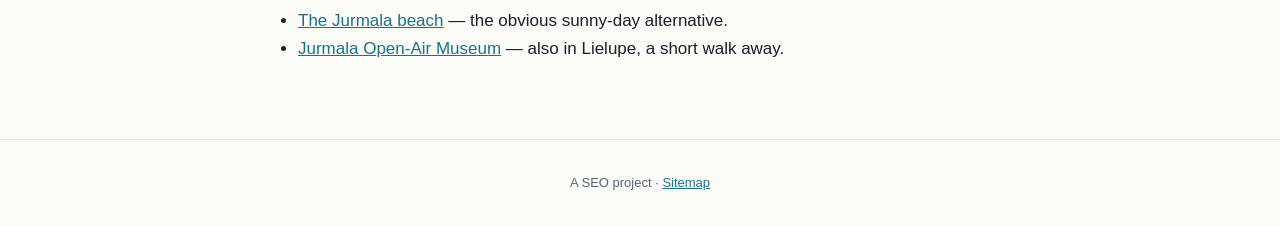
<file: livu-akvaparks.html>
<!DOCTYPE html>
<html lang="en">
<head>
<meta charset="utf-8">
<meta name="viewport" content="width=device-width, initial-scale=1">
<title>Livu Akvaparks — The Largest Water Park in Northern Europe</title>
<meta name="description" content="Livu Akvaparks is Jurmala's indoor and outdoor water park, with more than thirty water slides, pools, saunas and a wave pool. Hours, address, prices.">
<link rel="canonical" href="https://emilslec.github.io/jurmala-activities/livu-akvaparks.html">
<meta property="og:title" content="Livu Akvaparks — Indoor & Outdoor Water Park, Jurmala">
<meta property="og:description" content="Slides, wave pool, saunas and outdoor pools at Livu Akvaparks in Jurmala.">
<meta property="og:type" content="article">
<meta property="og:url" content="https://emilslec.github.io/jurmala-activities/livu-akvaparks.html">
<link rel="stylesheet" href="css/style.css">

<script type="application/ld+json">
{
  "@context": "https://schema.org",
  "@type": "AmusementPark",
  "name": "Livu Akvaparks",
  "alternateName": "Līvu Akvaparks",
  "description": "Livu Akvaparks is the largest indoor and outdoor water park in Northern Europe, located in Jurmala. The park has more than thirty water slides, a wave pool, several themed pools, a sauna village and outdoor pools open in summer.",
  "image": [
    "https://emilslec.github.io/jurmala-activities/images/livu-akvaparks.jpg"
  ],
  "url": "https://emilslec.github.io/jurmala-activities/livu-akvaparks.html",
  "telephone": "+371-6775-5636",
  "address": {
    "@type": "PostalAddress",
    "streetAddress": "Viestura iela 24",
    "addressLocality": "Jurmala",
    "postalCode": "LV-2011",
    "addressCountry": "LV"
  },
  "geo": {
    "@type": "GeoCoordinates",
    "latitude": 56.9658,
    "longitude": 23.7822
  },
  "openingHoursSpecification": [
    {
      "@type": "OpeningHoursSpecification",
      "dayOfWeek": [
        "Monday", "Tuesday", "Wednesday", "Thursday"
      ],
      "opens": "11:00",
      "closes": "22:00"
    },
    {
      "@type": "OpeningHoursSpecification",
      "dayOfWeek": [
        "Friday", "Saturday", "Sunday"
      ],
      "opens": "10:00",
      "closes": "23:00"
    }
  ],
  "priceRange": "€€",
  "publicAccess": true,
  "isAccessibleForFree": false,
  "amenityFeature": [
    { "@type": "LocationFeatureSpecification", "name": "Indoor pools", "value": true },
    { "@type": "LocationFeatureSpecification", "name": "Outdoor pools (summer)", "value": true },
    { "@type": "LocationFeatureSpecification", "name": "Wave pool", "value": true },
    { "@type": "LocationFeatureSpecification", "name": "Sauna village", "value": true },
    { "@type": "LocationFeatureSpecification", "name": "Free Wi-Fi", "value": true },
    { "@type": "LocationFeatureSpecification", "name": "Parking", "value": true }
  ],
  "hasMap": "https://www.google.com/maps?q=56.9658,23.7822",
  "currenciesAccepted": "EUR",
  "paymentAccepted": "Cash, Credit Card",
  "aggregateRating": {
    "@type": "AggregateRating",
    "ratingValue": "4.3",
    "reviewCount": "2840",
    "bestRating": "5",
    "worstRating": "1"
  }
}
</script>
</head>
<body>
<header class="site">
  <div class="inner">
    <a class="brand" href="index.html">Jurmala Activities</a>
    <nav>
      <a href="sea.html">Beach</a>
      <a href="dzintaru-mezaparks.html">Mezaparks</a>
      <a href="brivdabas-muzejs.html">Museum</a>
      <a href="livu-akvaparks.html">Akvaparks</a>
      <a href="jomas-iela.html">Jomas iela</a>
      <a href="dzintaru-koncertzale.html">Concert Hall</a>
    </nav>
  </div>
</header>

<main>
  <article>
    <h1>Livu Akvaparks</h1>
    <p class="lead">Livu Akvaparks is the largest indoor and outdoor water park in Northern Europe, in the Lielupe district of Jurmala, a five-minute drive from the central <a href="sea.html">beach</a>.</p>

    <figure>
      <img src="images/livu-akvaparks.jpg" width="306" height="164">
    </figure>

    <h2>What's there</h2>
    <p>The indoor section has more than thirty water slides ranging from gentle children's tubes to drop slides over fifteen metres high, a large wave pool, several themed pools and a quiet pool with a swim-up bar. A sauna village with seven different saunas — Finnish, Russian, infrared, salt — sits at one end. The outdoor section opens in summer and adds large open-air pools, sunbathing decks and a children's play area.</p>

    <h2>Is it good for children?</h2>
    <p>Yes. The "Pirates' Bay" area is dedicated to small children and has shallow pools, gentle slides and supervised play. Older children gravitate to the larger slides; the height limits are clearly marked. A two-hour visit is enough for younger children; teenagers can easily fill a full day.</p>

    <h2>When to go</h2>
    <p>The park is the obvious rainy-day fallback when the <a href="sea.html">beach</a> is closed, so it gets busy in poor weather. On a sunny day in July the indoor section is much quieter, and you can have most of the slides to yourself. Weekday afternoons are quieter than weekends.</p>

    <h2>Practical information</h2>
    <dl class="facts">
      <dt>Address</dt><dd>Viestura iela 24, Jurmala, LV-2011</dd>
      <dt>Phone</dt><dd>+371 6775 5636</dd>
      <dt>Hours</dt><dd>Mon–Thu 11:00–22:00 · Fri–Sun 10:00–23:00</dd>
      <dt>Tickets</dt><dd>From €25 (4 hours, adult)</dd>
      <dt>Nearest station</dt><dd>Lielupe (suburban train) + 10-minute walk</dd>
    </dl>

    <p class="rating"><span class="stars">★★★★☆</span> <span>4.3 out of 5</span> <span class="count">(2,840 visitor reviews)</span></p>
  </article>

  <section class="related">
    <h2>Related pages</h2>
    <ul>
      <li><a href="sea.html">The Jurmala beach</a> — the obvious sunny-day alternative.</li>
      <li><a href="brivdabas-muzejs.html">Jurmala Open-Air Museum</a> — also in Lielupe, a short walk away.</li>
    </ul>
  </section>
</main>

<footer class="site">
  <p>A SEO project · <a href="sitemap.xml">Sitemap</a></p>
</footer>
</body>
</html>
</file>
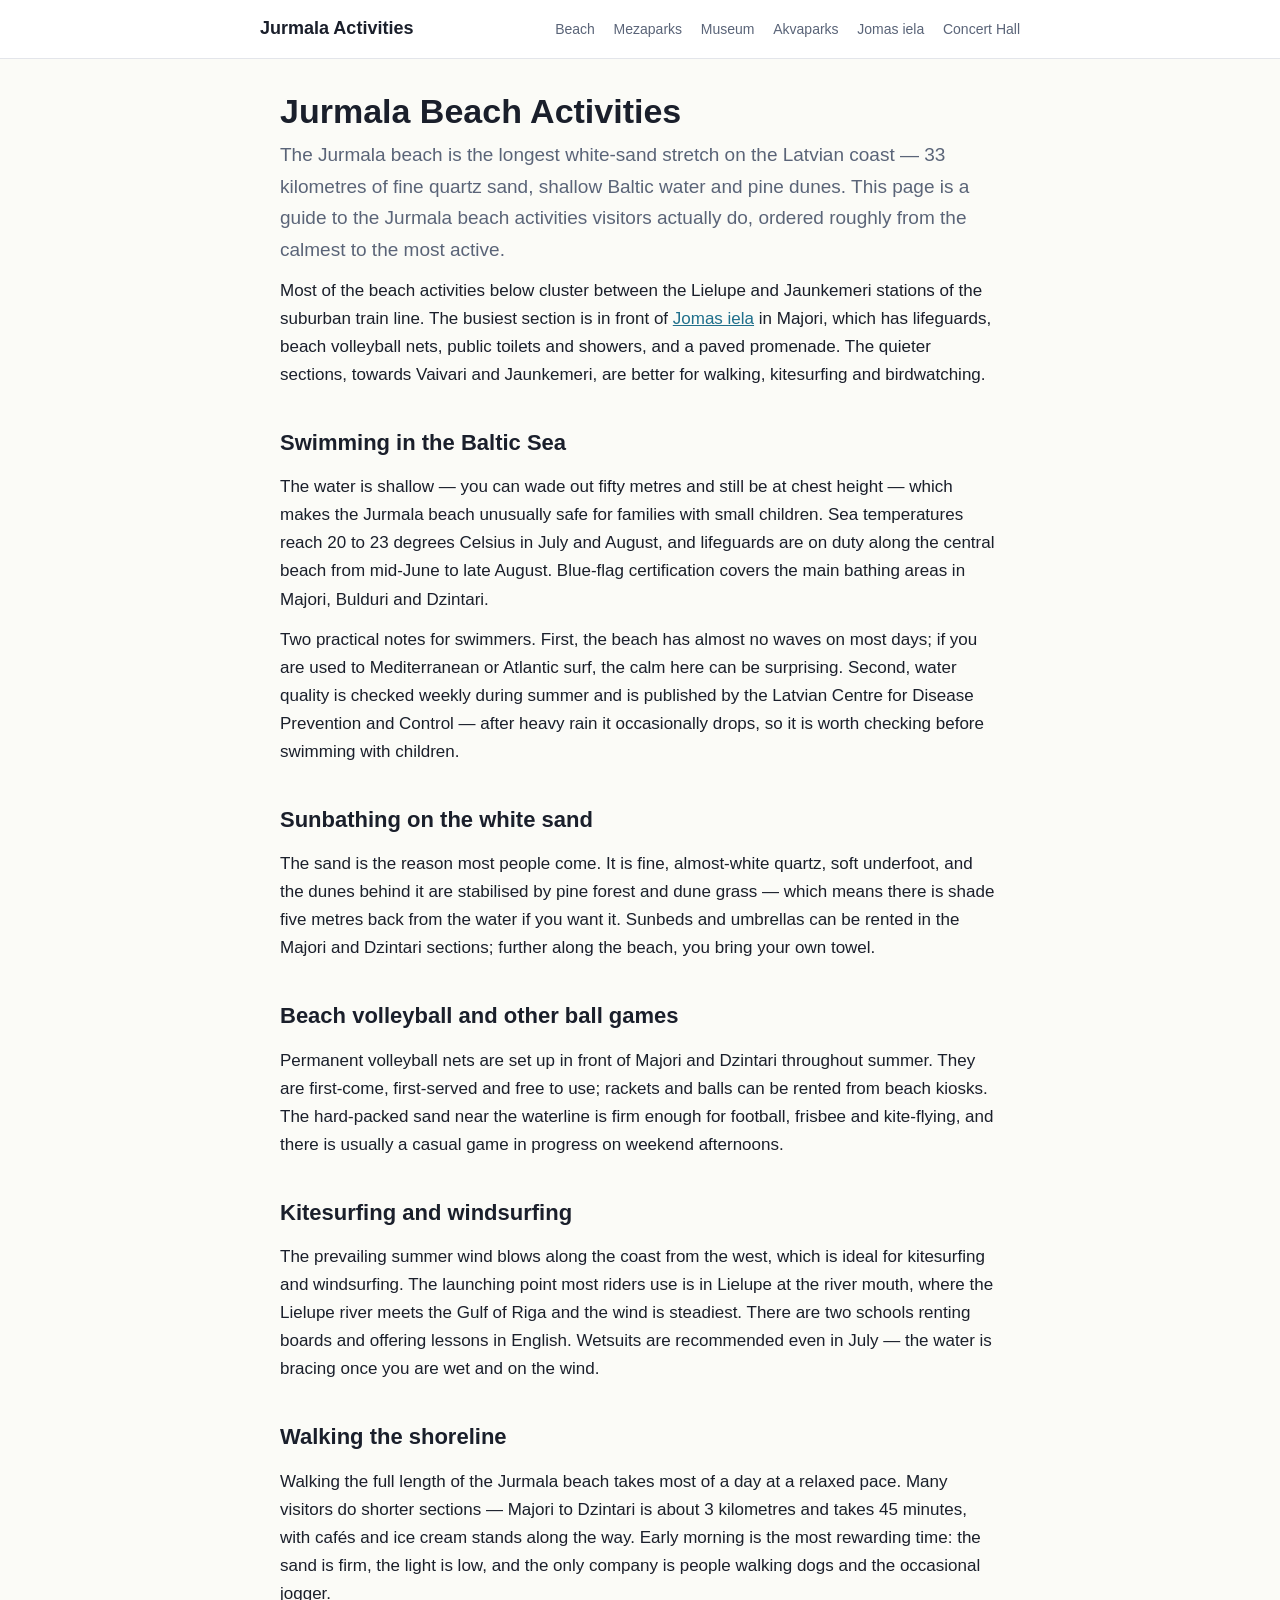
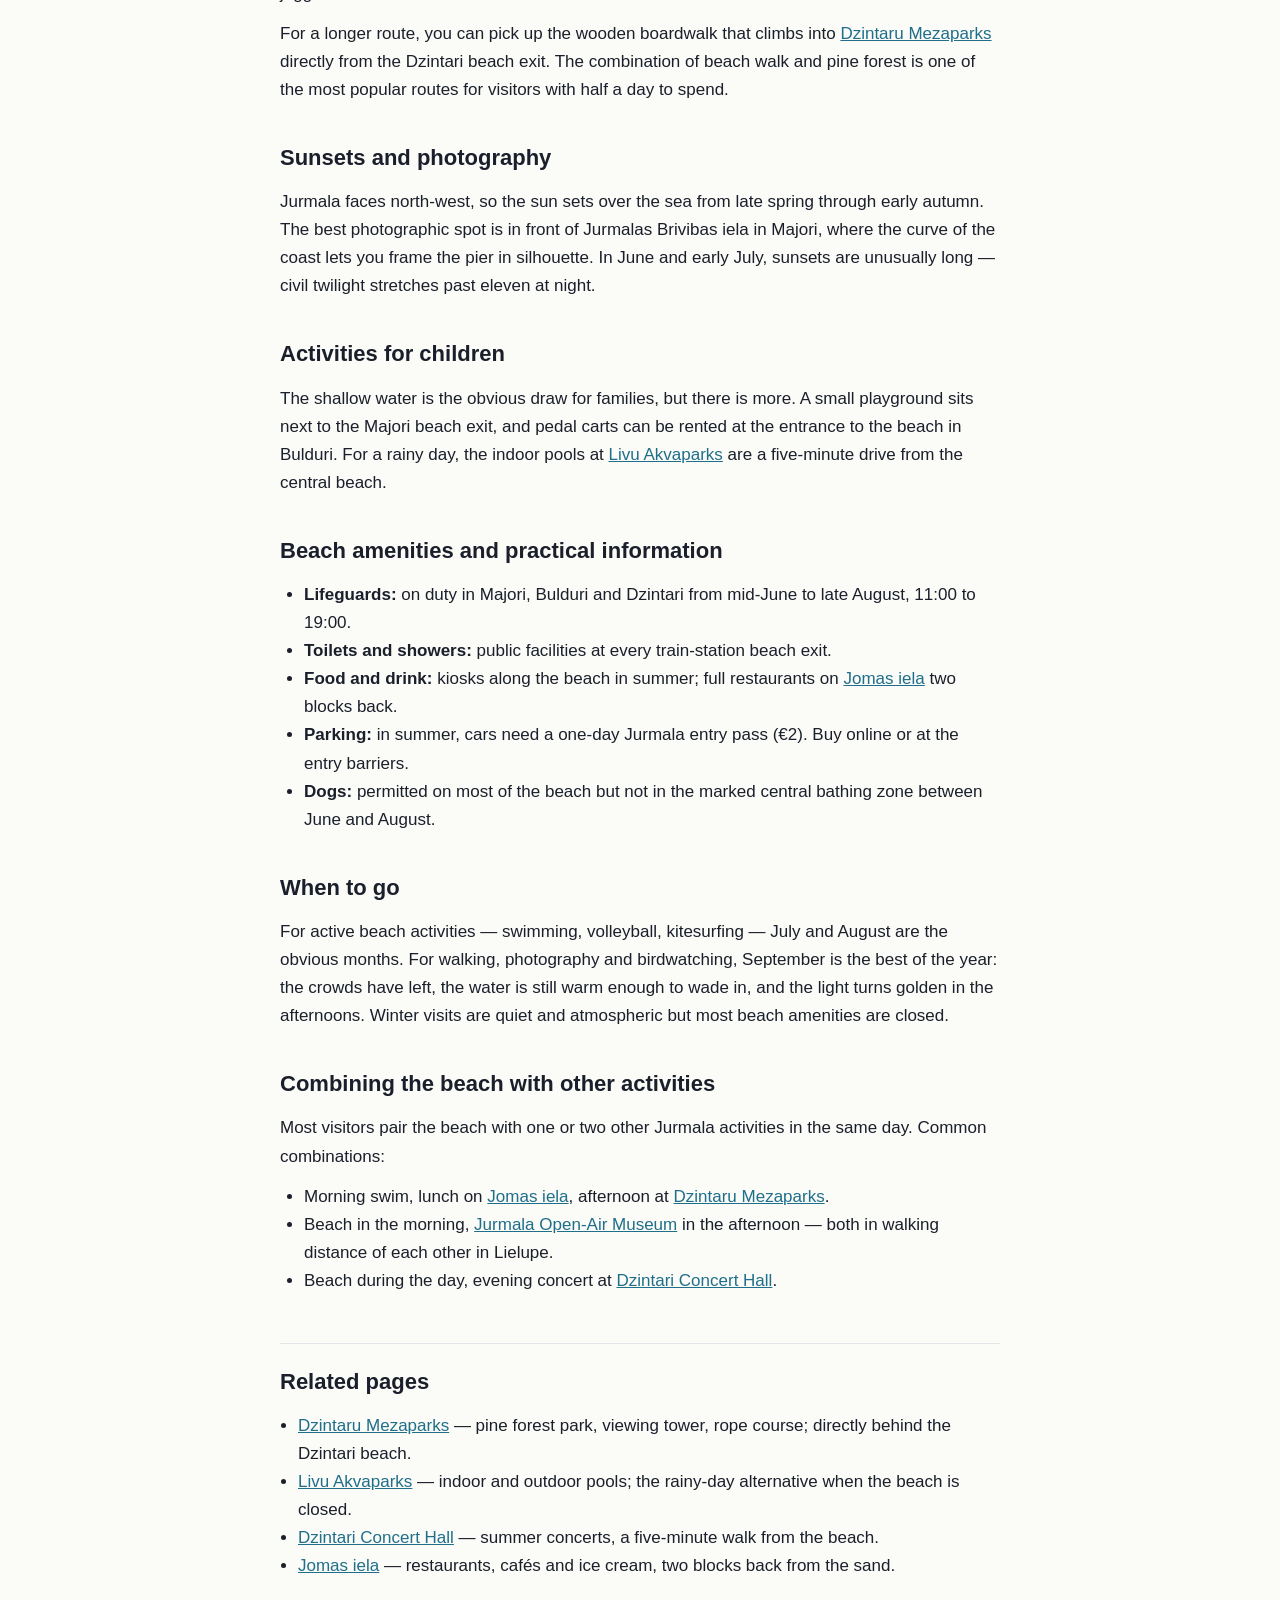
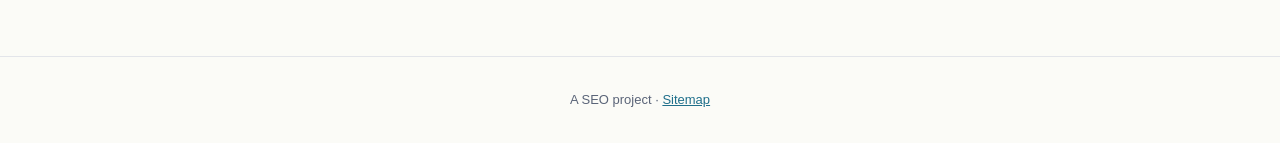
<file: sea.html>
<!DOCTYPE html>
<html lang="en">
<head>
<meta charset="utf-8">
<meta name="viewport" content="width=device-width, initial-scale=1">
<title>Jurmala Beach Activities — A Guide to Things to Do by the Sea</title>
<meta name="description" content="A practical guide to Jurmala beach activities: swimming, sunbathing on the white-sand dunes, beach volleyball, kitesurfing, walking the shoreline, and sunset spots along the Baltic Sea.">
<meta name="keywords" content="jurmala beach activities, jurmala beach, jurmala sea, swimming in jurmala, baltic sea beach latvia">
<link rel="canonical" href="https://emilslec.github.io/jurmala-activities/sea.html">
<meta property="og:title" content="Jurmala Beach Activities — Things to Do by the Sea">
<meta property="og:description" content="Swimming, beach volleyball, kitesurfing, walks on the white quartz sand, and sunset spots along the Latvian Riviera.">
<meta property="og:type" content="article">
<meta property="og:url" content="https://emilslec.github.io/jurmala-activities/sea.html">
<link rel="stylesheet" href="css/style.css">
</head>
<body>
<header class="site">
  <div class="inner">
    <a class="brand" href="index.html">Jurmala Activities</a>
    <nav>
      <a href="sea.html">Beach</a>
      <a href="dzintaru-mezaparks.html">Mezaparks</a>
      <a href="brivdabas-muzejs.html">Museum</a>
      <a href="livu-akvaparks.html">Akvaparks</a>
      <a href="jomas-iela.html">Jomas iela</a>
      <a href="dzintaru-koncertzale.html">Concert Hall</a>
    </nav>
  </div>
</header>

<main>
  <article>
    <h1>Jurmala Beach Activities</h1>
    <p class="lead">The Jurmala beach is the longest white-sand stretch on the Latvian coast — 33 kilometres of fine quartz sand, shallow Baltic water and pine dunes. This page is a guide to the Jurmala beach activities visitors actually do, ordered roughly from the calmest to the most active.</p>

    <p>Most of the beach activities below cluster between the Lielupe and Jaunkemeri stations of the suburban train line. The busiest section is in front of <a href="jomas-iela.html">Jomas iela</a> in Majori, which has lifeguards, beach volleyball nets, public toilets and showers, and a paved promenade. The quieter sections, towards Vaivari and Jaunkemeri, are better for walking, kitesurfing and birdwatching.</p>

    <h2>Swimming in the Baltic Sea</h2>
    <p>The water is shallow — you can wade out fifty metres and still be at chest height — which makes the Jurmala beach unusually safe for families with small children. Sea temperatures reach 20 to 23 degrees Celsius in July and August, and lifeguards are on duty along the central beach from mid-June to late August. Blue-flag certification covers the main bathing areas in Majori, Bulduri and Dzintari.</p>
    <p>Two practical notes for swimmers. First, the beach has almost no waves on most days; if you are used to Mediterranean or Atlantic surf, the calm here can be surprising. Second, water quality is checked weekly during summer and is published by the Latvian Centre for Disease Prevention and Control — after heavy rain it occasionally drops, so it is worth checking before swimming with children.</p>

    <h2>Sunbathing on the white sand</h2>
    <p>The sand is the reason most people come. It is fine, almost-white quartz, soft underfoot, and the dunes behind it are stabilised by pine forest and dune grass — which means there is shade five metres back from the water if you want it. Sunbeds and umbrellas can be rented in the Majori and Dzintari sections; further along the beach, you bring your own towel.</p>

    <h2>Beach volleyball and other ball games</h2>
    <p>Permanent volleyball nets are set up in front of Majori and Dzintari throughout summer. They are first-come, first-served and free to use; rackets and balls can be rented from beach kiosks. The hard-packed sand near the waterline is firm enough for football, frisbee and kite-flying, and there is usually a casual game in progress on weekend afternoons.</p>

    <h2>Kitesurfing and windsurfing</h2>
    <p>The prevailing summer wind blows along the coast from the west, which is ideal for kitesurfing and windsurfing. The launching point most riders use is in Lielupe at the river mouth, where the Lielupe river meets the Gulf of Riga and the wind is steadiest. There are two schools renting boards and offering lessons in English. Wetsuits are recommended even in July — the water is bracing once you are wet and on the wind.</p>

    <h2>Walking the shoreline</h2>
    <p>Walking the full length of the Jurmala beach takes most of a day at a relaxed pace. Many visitors do shorter sections — Majori to Dzintari is about 3 kilometres and takes 45 minutes, with cafés and ice cream stands along the way. Early morning is the most rewarding time: the sand is firm, the light is low, and the only company is people walking dogs and the occasional jogger.</p>
    <p>For a longer route, you can pick up the wooden boardwalk that climbs into <a href="dzintaru-mezaparks.html">Dzintaru Mezaparks</a> directly from the Dzintari beach exit. The combination of beach walk and pine forest is one of the most popular routes for visitors with half a day to spend.</p>

    <h2>Sunsets and photography</h2>
    <p>Jurmala faces north-west, so the sun sets over the sea from late spring through early autumn. The best photographic spot is in front of Jurmalas Brivibas iela in Majori, where the curve of the coast lets you frame the pier in silhouette. In June and early July, sunsets are unusually long — civil twilight stretches past eleven at night.</p>

    <h2>Activities for children</h2>
    <p>The shallow water is the obvious draw for families, but there is more. A small playground sits next to the Majori beach exit, and pedal carts can be rented at the entrance to the beach in Bulduri. For a rainy day, the indoor pools at <a href="livu-akvaparks.html">Livu Akvaparks</a> are a five-minute drive from the central beach.</p>

    <h2>Beach amenities and practical information</h2>
    <ul>
      <li><strong>Lifeguards:</strong> on duty in Majori, Bulduri and Dzintari from mid-June to late August, 11:00 to 19:00.</li>
      <li><strong>Toilets and showers:</strong> public facilities at every train-station beach exit.</li>
      <li><strong>Food and drink:</strong> kiosks along the beach in summer; full restaurants on <a href="jomas-iela.html">Jomas iela</a> two blocks back.</li>
      <li><strong>Parking:</strong> in summer, cars need a one-day Jurmala entry pass (€2). Buy online or at the entry barriers.</li>
      <li><strong>Dogs:</strong> permitted on most of the beach but not in the marked central bathing zone between June and August.</li>
    </ul>

    <h2>When to go</h2>
    <p>For active beach activities — swimming, volleyball, kitesurfing — July and August are the obvious months. For walking, photography and birdwatching, September is the best of the year: the crowds have left, the water is still warm enough to wade in, and the light turns golden in the afternoons. Winter visits are quiet and atmospheric but most beach amenities are closed.</p>

    <h2>Combining the beach with other activities</h2>
    <p>Most visitors pair the beach with one or two other Jurmala activities in the same day. Common combinations:</p>
    <ul>
      <li>Morning swim, lunch on <a href="jomas-iela.html">Jomas iela</a>, afternoon at <a href="dzintaru-mezaparks.html">Dzintaru Mezaparks</a>.</li>
      <li>Beach in the morning, <a href="brivdabas-muzejs.html">Jurmala Open-Air Museum</a> in the afternoon — both in walking distance of each other in Lielupe.</li>
      <li>Beach during the day, evening concert at <a href="dzintaru-koncertzale.html">Dzintari Concert Hall</a>.</li>
    </ul>
  </article>

  <section class="related">
    <h2>Related pages</h2>
    <ul>
      <li><a href="dzintaru-mezaparks.html">Dzintaru Mezaparks</a> — pine forest park, viewing tower, rope course; directly behind the Dzintari beach.</li>
      <li><a href="livu-akvaparks.html">Livu Akvaparks</a> — indoor and outdoor pools; the rainy-day alternative when the beach is closed.</li>
      <li><a href="dzintaru-koncertzale.html">Dzintari Concert Hall</a> — summer concerts, a five-minute walk from the beach.</li>
      <li><a href="jomas-iela.html">Jomas iela</a> — restaurants, cafés and ice cream, two blocks back from the sand.</li>
    </ul>
  </section>
</main>

<footer class="site">
  <p>A SEO project · <a href="sitemap.xml">Sitemap</a></p>
</footer>
</body>
</html>
</file>
<file: css/style.css>
:root {
  --bg: #fbfbf7;
  --ink: #1a1f2b;
  --muted: #5a6478;
  --accent: #1f6f8b;
  --accent-soft: #e6f1f5;
  --border: #e3e5ea;
  --max: 760px;
}

* { box-sizing: border-box; }

html { scroll-behavior: smooth; }

body {
  margin: 0;
  font-family: -apple-system, BlinkMacSystemFont, "Segoe UI", Roboto, Helvetica, Arial, sans-serif;
  font-size: 17px;
  line-height: 1.65;
  color: var(--ink);
  background: var(--bg);
}

a { color: var(--accent); }
a:hover { text-decoration: none; }

header.site {
  background: white;
  border-bottom: 1px solid var(--border);
  padding: 14px 20px;
}

header.site .inner {
  max-width: var(--max);
  margin: 0 auto;
  display: flex;
  align-items: center;
  justify-content: space-between;
  flex-wrap: wrap;
  gap: 12px;
}

header.site .brand {
  font-weight: 700;
  text-decoration: none;
  color: var(--ink);
  font-size: 18px;
}

header.site nav a {
  margin-left: 14px;
  text-decoration: none;
  color: var(--muted);
  font-size: 14px;
}

header.site nav a:hover { color: var(--accent); }

main {
  max-width: var(--max);
  margin: 0 auto;
  padding: 32px 20px 64px;
}

h1 {
  font-size: 34px;
  line-height: 1.2;
  margin: 0 0 8px;
}

h2 {
  font-size: 22px;
  margin-top: 36px;
  margin-bottom: 8px;
}

h3 {
  font-size: 18px;
  margin-top: 24px;
  margin-bottom: 6px;
}

p, ul, ol { margin: 12px 0; }

ul, ol { padding-left: 24px; }

.lead {
  font-size: 19px;
  color: var(--muted);
  margin-top: 0;
}

.meta {
  font-size: 14px;
  color: var(--muted);
}

.card {
  background: white;
  border: 1px solid var(--border);
  border-radius: 10px;
  padding: 18px 20px;
  margin: 14px 0;
}

.card h3 { margin-top: 0; }

.tag {
  display: inline-block;
  font-size: 12px;
  background: var(--accent-soft);
  color: var(--accent);
  padding: 2px 8px;
  border-radius: 999px;
  margin-right: 6px;
}

.related {
  margin-top: 48px;
  padding-top: 20px;
  border-top: 1px solid var(--border);
}

.related h2 { margin-top: 0; }

.related ul { padding-left: 18px; }

footer.site {
  border-top: 1px solid var(--border);
  padding: 20px;
  text-align: center;
  font-size: 13px;
  color: var(--muted);
}

dl.facts {
  display: grid;
  grid-template-columns: 140px 1fr;
  gap: 6px 16px;
  margin: 14px 0;
}

dl.facts dt {
  font-weight: 600;
  color: var(--muted);
}

dl.facts dd { margin: 0; }

.events { list-style: none; padding: 0; }
.events li {
  background: white;
  border: 1px solid var(--border);
  border-radius: 10px;
  padding: 14px 18px;
  margin-bottom: 12px;
}

.events .when {
  font-size: 13px;
  color: var(--accent);
  font-weight: 600;
  text-transform: uppercase;
  letter-spacing: .04em;
}

.events h3 { margin: 4px 0; }

.rating {
  display: inline-flex;
  align-items: baseline;
  gap: 6px;
  font-weight: 600;
}

.rating .stars { color: #e8a93b; }
.rating .count { font-weight: 400; color: var(--muted); font-size: 14px; }

figure {
  margin: 24px 0;
}
figure img {
  width: 100%;
  height: auto;
  display: block;
  background: var(--accent-soft);
  min-height: 220px;
  border-radius: 10px;
}
figcaption {
  margin-top: 8px;
  font-size: 14px;
  color: var(--muted);
  font-style: italic;
}

.current {
  margin-left: 14px;
  font-size: 14px;
  font-weight: 600;
  color: var(--ink);
}

.cta {
  background: var(--accent-soft);
  border-left: 4px solid var(--accent);
  padding: 14px 18px;
  margin: 18px 0;
  border-radius: 6px;
}
.cta a { font-weight: 600; }
</file>
